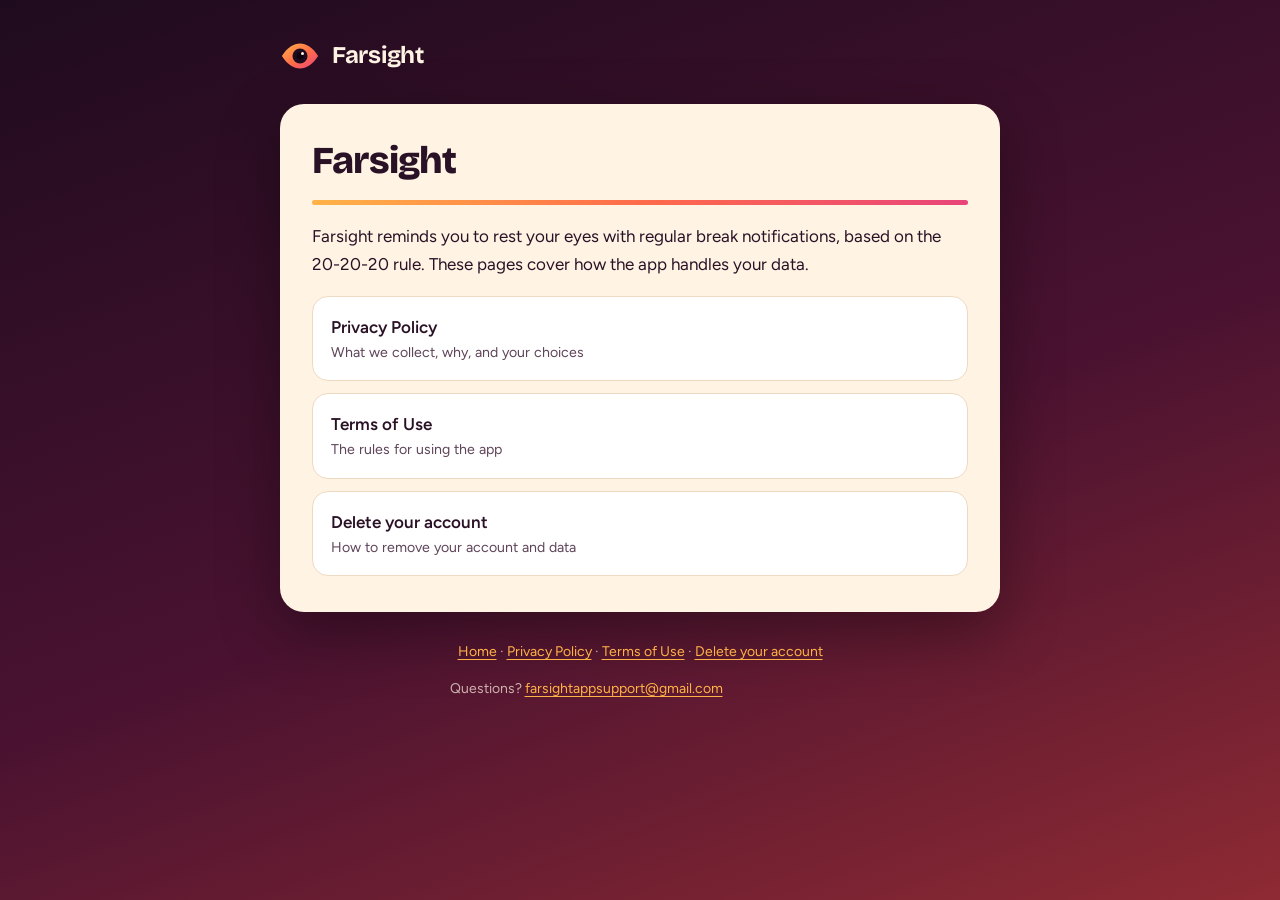
<file: index.html>
<!doctype html>
<html lang="en">
<head>
<meta charset="utf-8">
<meta name="viewport" content="width=device-width, initial-scale=1">
<meta name="google-site-verification" content="-qBv7LnWGDbAYWDzzx6SxfPNx6uu0r7Olfyz1o_JePg" />
<title>Legal – Farsight</title>
<meta name="description" content="Privacy policy, terms of use and account deletion for the Farsight app.">
<link rel="preconnect" href="https://fonts.googleapis.com">
<link rel="preconnect" href="https://fonts.gstatic.com" crossorigin>
<link href="https://fonts.googleapis.com/css2?family=Bricolage+Grotesque:opsz,wght@12..96,700;12..96,800&family=Figtree:wght@400;600&display=swap" rel="stylesheet">
<link rel="stylesheet" href="style.css">
</head>
<body>
<div class="wrap">
<header class="site"><a href="index.html" aria-label="Farsight home">
<svg viewBox="0 0 64 64" aria-hidden="true"><defs><linearGradient id="g" x1="0" y1="0" x2="1" y2="1"><stop offset="0" stop-color="#FFB347"/><stop offset=".55" stop-color="#FF6B4A"/><stop offset="1" stop-color="#E8447A"/></linearGradient></defs><path d="M3 32C12 18 22 12 32 12s20 6 29 20c-9 14-19 20-29 20S12 46 3 32Z" fill="url(#g)"/><circle cx="32" cy="32" r="12" fill="#1F0B1E"/><circle cx="32" cy="32" r="5.5" fill="#0F040E"/><circle cx="36" cy="28" r="2.4" fill="#FFF3E4"/></svg>
<span>Farsight</span></a></header>
<article>
<h1>Farsight</h1>
<div class="bar"></div>
<p>Farsight reminds you to rest your eyes with regular break notifications, based on the 20-20-20 rule. These pages cover how the app handles your data.</p>
<div class="cards">
  <a href="privacy.html">Privacy Policy<small>What we collect, why, and your choices</small></a>
  <a href="terms.html">Terms of Use<small>The rules for using the app</small></a>
  <a href="delete-account.html">Delete your account<small>How to remove your account and data</small></a>
</div>
</article>
<footer>
<a href="index.html">Home</a> · <a href="privacy.html">Privacy Policy</a> · <a href="terms.html">Terms of Use</a> · <a href="delete-account.html">Delete your account</a>
<p>Questions? <a href="mailto:farsightappsupport@gmail.com">farsightappsupport@gmail.com</a></p>
</footer>
</div>
</body>
</html>
</file>
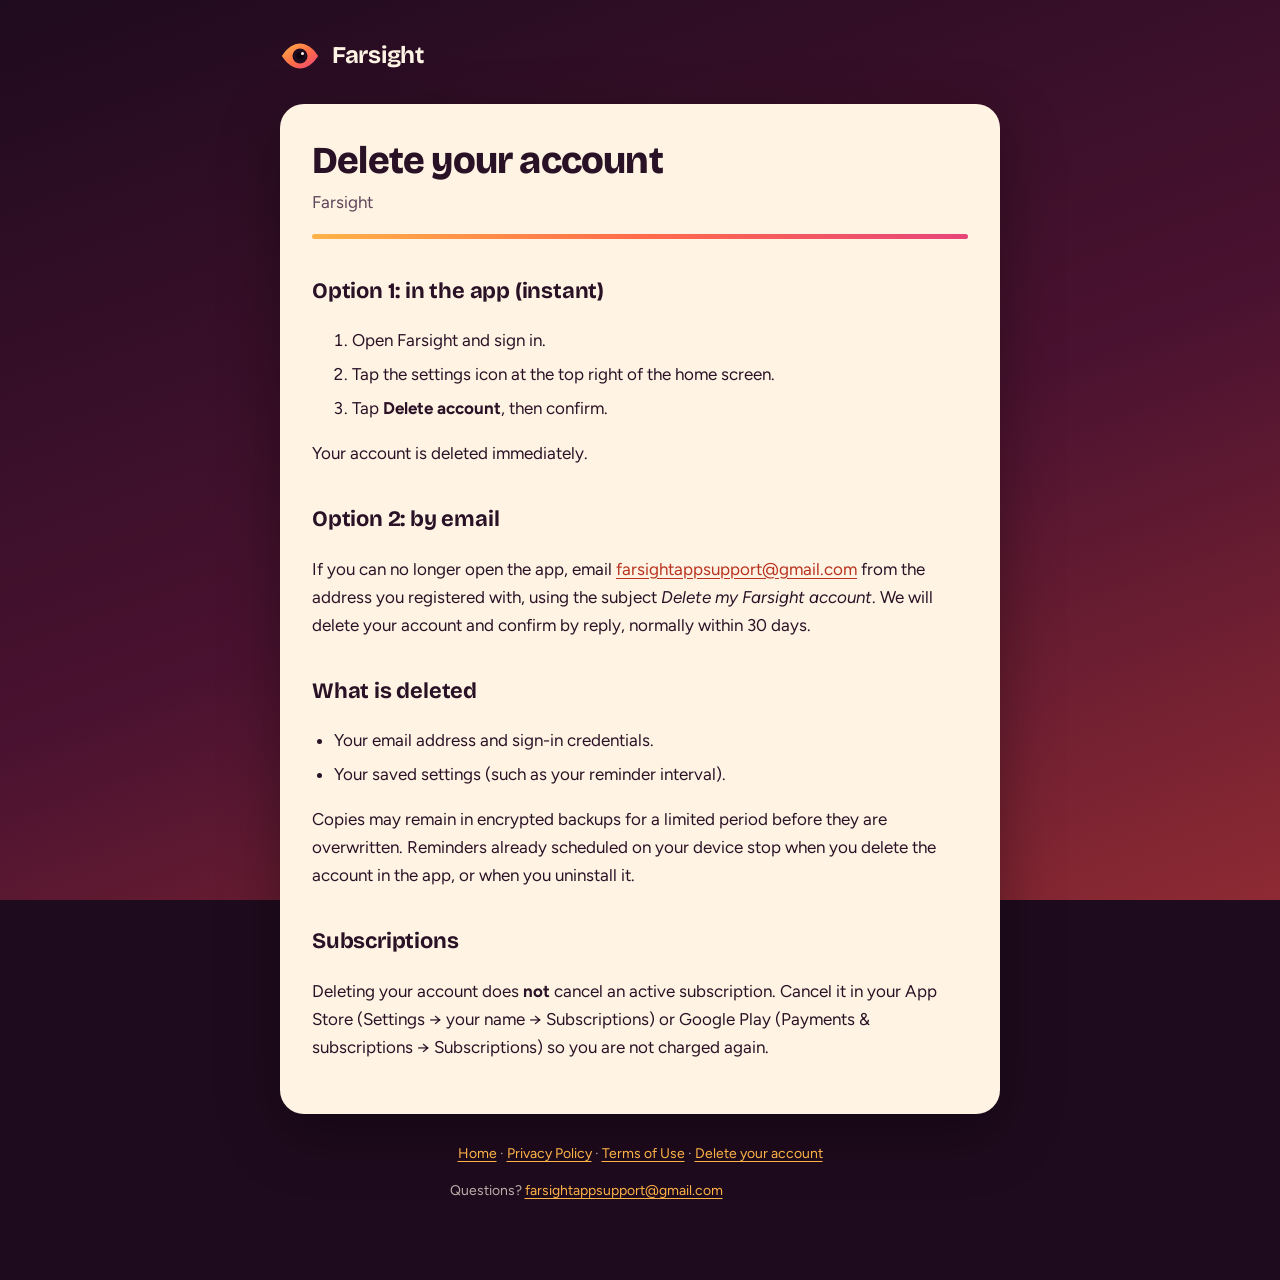
<file: delete-account.html>
<!doctype html>
<html lang="en">
<head>
<meta charset="utf-8">
<meta name="viewport" content="width=device-width, initial-scale=1">
<title>Delete your account – Farsight</title>
<meta name="description" content="How to delete your Farsight account and data.">
<link rel="preconnect" href="https://fonts.googleapis.com">
<link rel="preconnect" href="https://fonts.gstatic.com" crossorigin>
<link href="https://fonts.googleapis.com/css2?family=Bricolage+Grotesque:opsz,wght@12..96,700;12..96,800&family=Figtree:wght@400;600&display=swap" rel="stylesheet">
<link rel="stylesheet" href="style.css">
</head>
<body>
<div class="wrap">
<header class="site"><a href="index.html" aria-label="Farsight home">
<svg viewBox="0 0 64 64" aria-hidden="true"><defs><linearGradient id="g" x1="0" y1="0" x2="1" y2="1"><stop offset="0" stop-color="#FFB347"/><stop offset=".55" stop-color="#FF6B4A"/><stop offset="1" stop-color="#E8447A"/></linearGradient></defs><path d="M3 32C12 18 22 12 32 12s20 6 29 20c-9 14-19 20-29 20S12 46 3 32Z" fill="url(#g)"/><circle cx="32" cy="32" r="12" fill="#1F0B1E"/><circle cx="32" cy="32" r="5.5" fill="#0F040E"/><circle cx="36" cy="28" r="2.4" fill="#FFF3E4"/></svg>
<span>Farsight</span></a></header>
<article>
<h1>Delete your account</h1>
<p class="meta">Farsight</p>
<div class="bar"></div>

<h2>Option 1: in the app (instant)</h2>
<ol>
  <li>Open Farsight and sign in.</li>
  <li>Tap the settings icon at the top right of the home screen.</li>
  <li>Tap <strong>Delete account</strong>, then confirm.</li>
</ol>
<p>Your account is deleted immediately.</p>

<h2>Option 2: by email</h2>
<p>If you can no longer open the app, email <a href="mailto:farsightappsupport@gmail.com?subject=Delete%20my%20Farsight%20account">farsightappsupport@gmail.com</a> from the address you registered with, using the subject <em>Delete my Farsight account</em>. We will delete your account and confirm by reply, normally within 30 days.</p>

<h2>What is deleted</h2>
<ul>
  <li>Your email address and sign-in credentials.</li>
  <li>Your saved settings (such as your reminder interval).</li>
</ul>
<p>Copies may remain in encrypted backups for a limited period before they are overwritten. Reminders already scheduled on your device stop when you delete the account in the app, or when you uninstall it.</p>

<h2>Subscriptions</h2>
<p>Deleting your account does <strong>not</strong> cancel an active subscription. Cancel it in your App Store (Settings → your name → Subscriptions) or Google Play (Payments &amp; subscriptions → Subscriptions) so you are not charged again.</p>
</article>
<footer>
<a href="index.html">Home</a> · <a href="privacy.html">Privacy Policy</a> · <a href="terms.html">Terms of Use</a> · <a href="delete-account.html">Delete your account</a>
<p>Questions? <a href="mailto:farsightappsupport@gmail.com">farsightappsupport@gmail.com</a></p>
</footer>
</div>
</body>
</html>
</file>
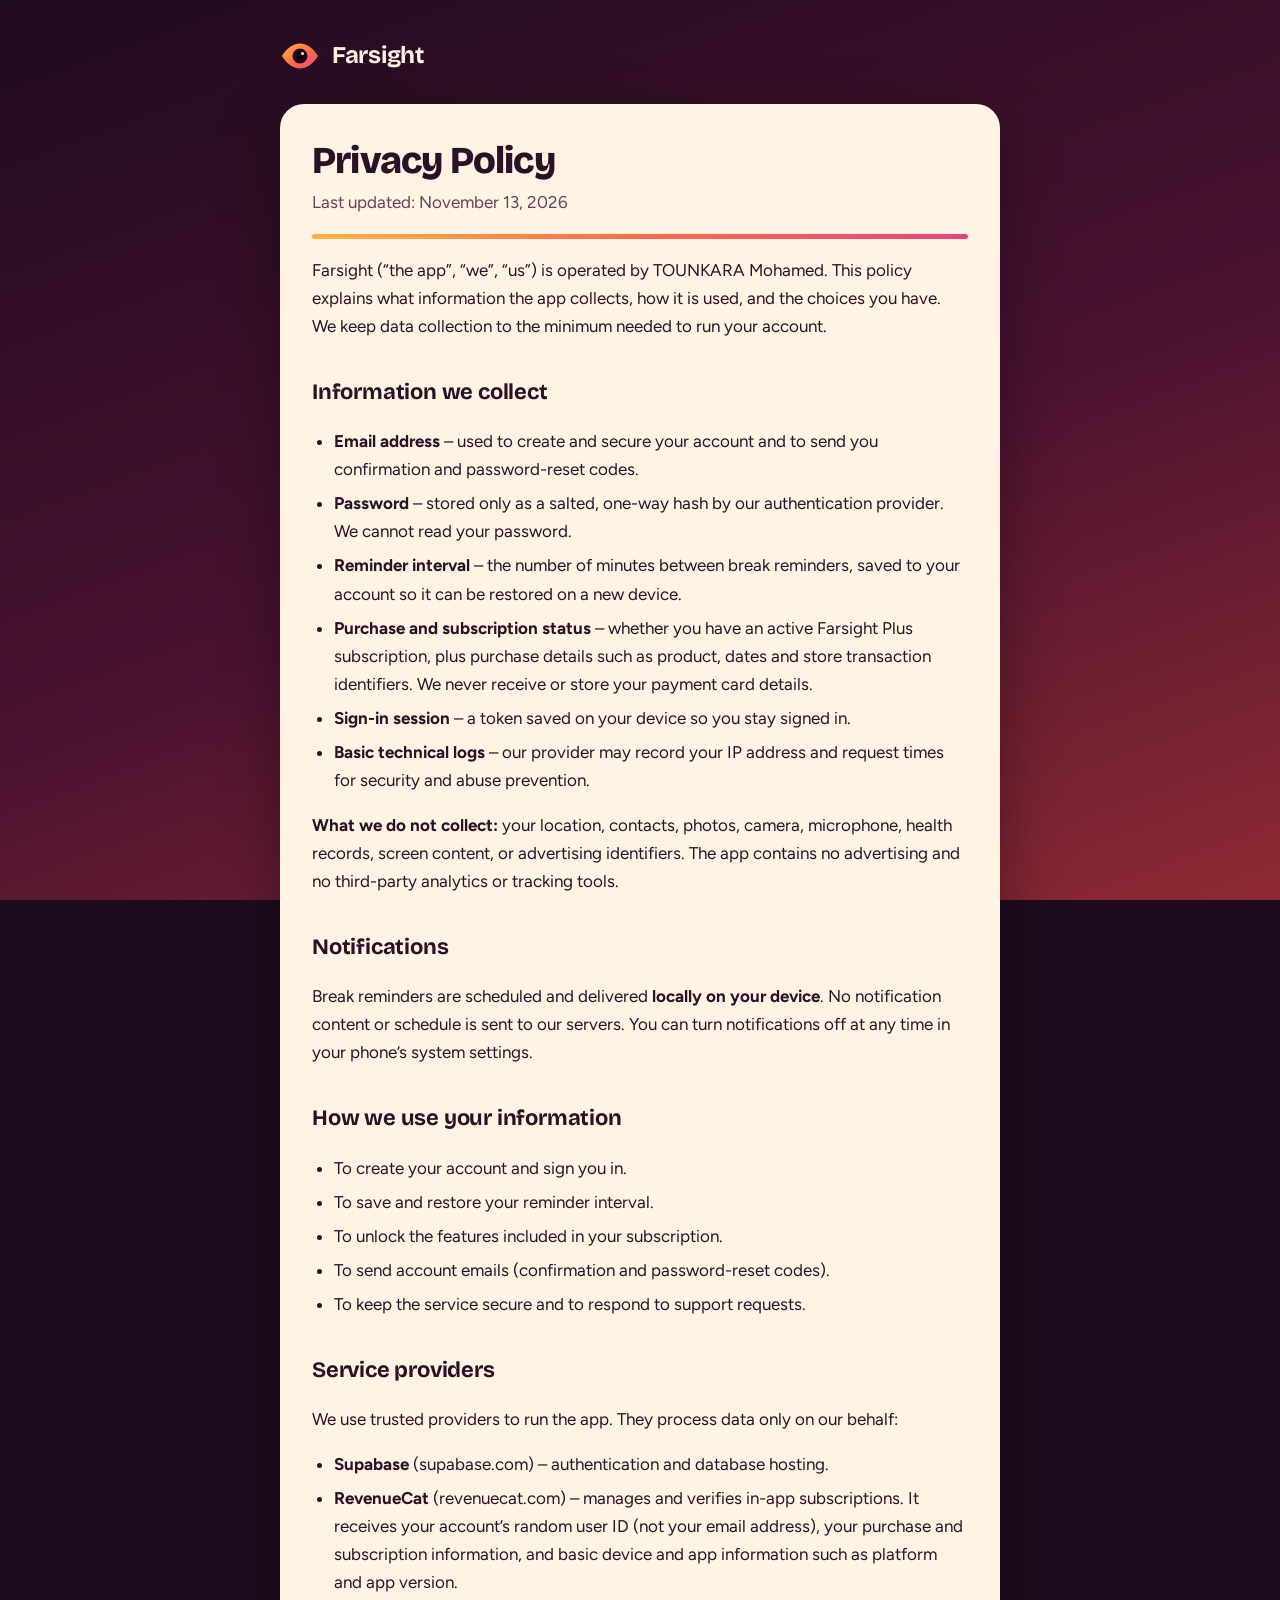
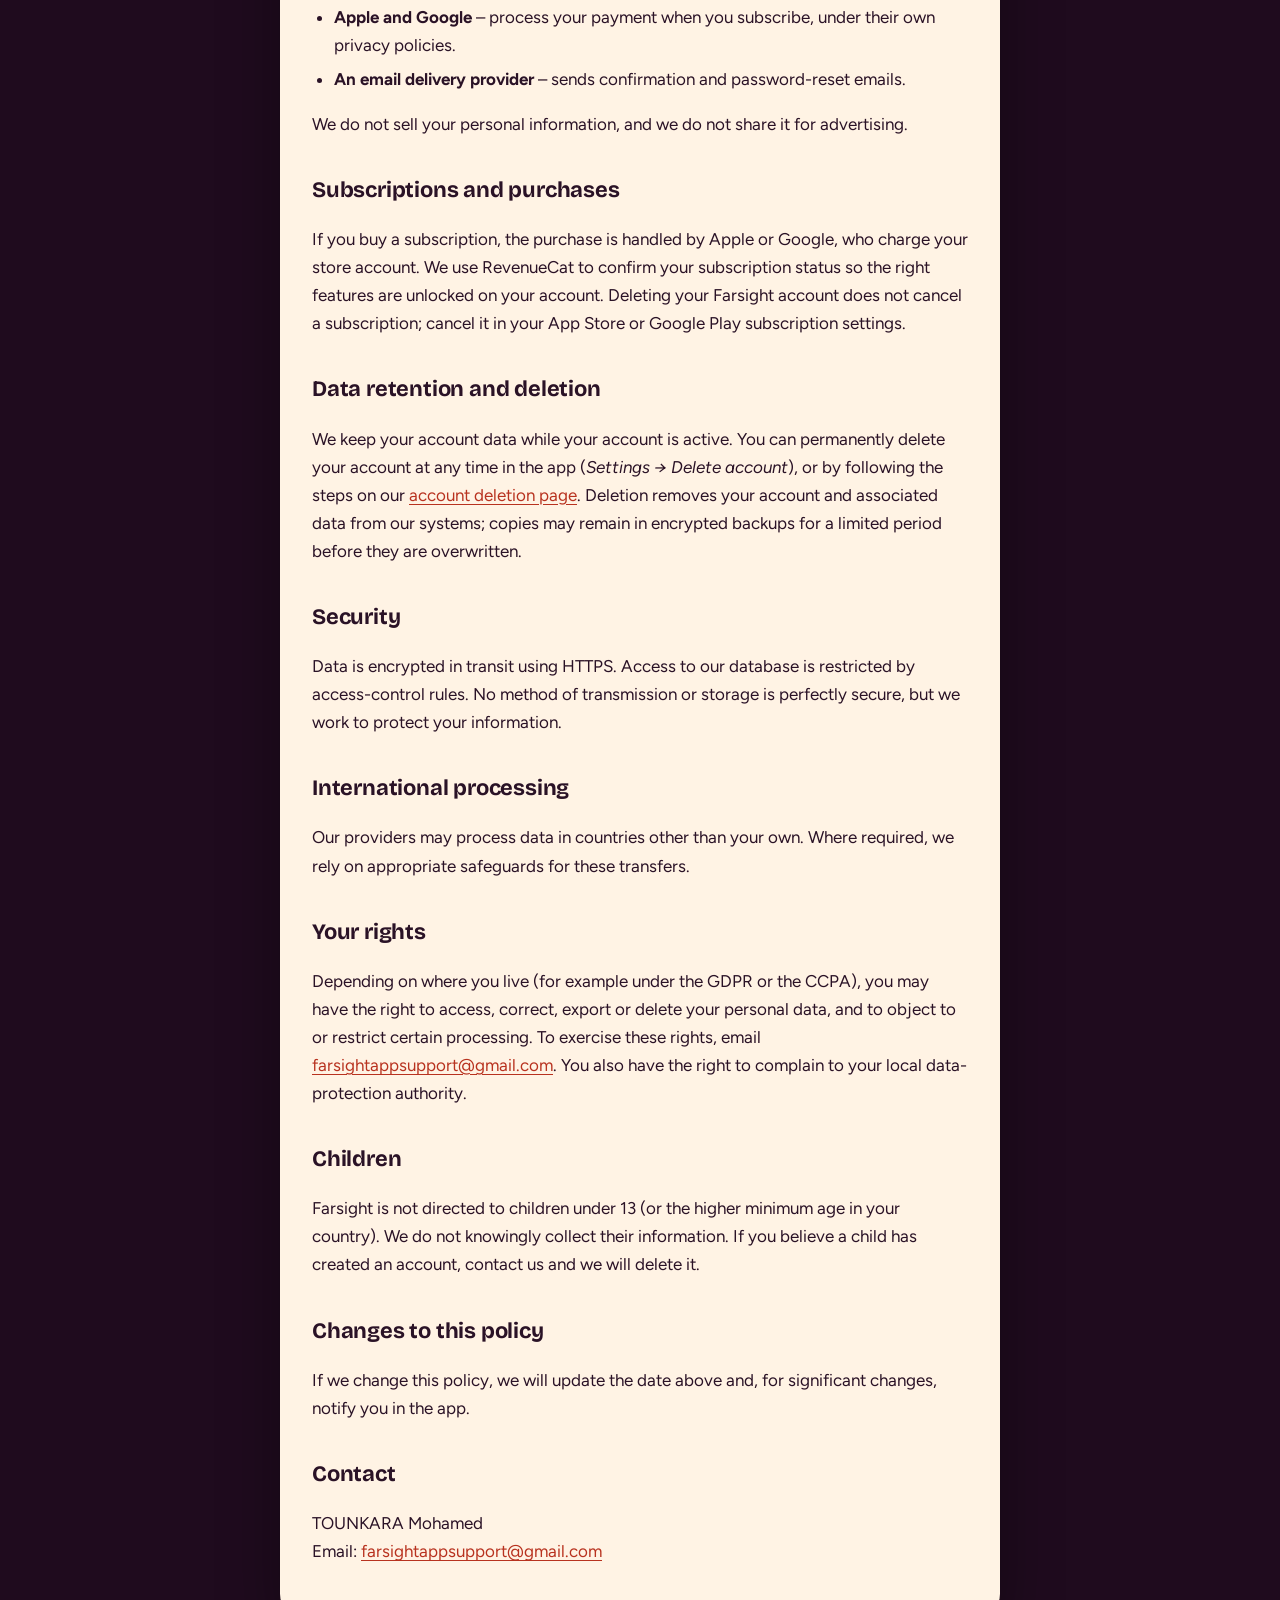
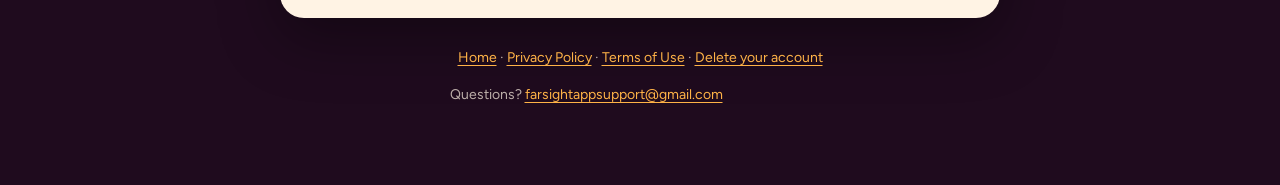
<file: privacy.html>
<!doctype html>
<html lang="en">
<head>
<meta charset="utf-8">
<meta name="viewport" content="width=device-width, initial-scale=1">
<title>Privacy Policy – Farsight</title>
<meta name="description" content="How Farsight collects, uses and protects your information.">
<link rel="preconnect" href="https://fonts.googleapis.com">
<link rel="preconnect" href="https://fonts.gstatic.com" crossorigin>
<link href="https://fonts.googleapis.com/css2?family=Bricolage+Grotesque:opsz,wght@12..96,700;12..96,800&family=Figtree:wght@400;600&display=swap" rel="stylesheet">
<link rel="stylesheet" href="style.css">
</head>
<body>
<div class="wrap">
<header class="site"><a href="index.html" aria-label="Farsight home">
<svg viewBox="0 0 64 64" aria-hidden="true"><defs><linearGradient id="g" x1="0" y1="0" x2="1" y2="1"><stop offset="0" stop-color="#FFB347"/><stop offset=".55" stop-color="#FF6B4A"/><stop offset="1" stop-color="#E8447A"/></linearGradient></defs><path d="M3 32C12 18 22 12 32 12s20 6 29 20c-9 14-19 20-29 20S12 46 3 32Z" fill="url(#g)"/><circle cx="32" cy="32" r="12" fill="#1F0B1E"/><circle cx="32" cy="32" r="5.5" fill="#0F040E"/><circle cx="36" cy="28" r="2.4" fill="#FFF3E4"/></svg>
<span>Farsight</span></a></header>
<article>
<h1>Privacy Policy</h1>
<p class="meta">Last updated: November 13, 2026</p>
<div class="bar"></div>

<p>Farsight (“the app”, “we”, “us”) is operated by TOUNKARA Mohamed. This policy explains what information the app collects, how it is used, and the choices you have. We keep data collection to the minimum needed to run your account.</p>

<h2>Information we collect</h2>
<ul>
  <li><strong>Email address</strong> – used to create and secure your account and to send you confirmation and password-reset codes.</li>
  <li><strong>Password</strong> – stored only as a salted, one-way hash by our authentication provider. We cannot read your password.</li>
  <li><strong>Reminder interval</strong> – the number of minutes between break reminders, saved to your account so it can be restored on a new device.</li>
  <li><strong>Purchase and subscription status</strong> – whether you have an active Farsight Plus subscription, plus purchase details such as product, dates and store transaction identifiers. We never receive or store your payment card details.</li>
  <li><strong>Sign-in session</strong> – a token saved on your device so you stay signed in.</li>
  <li><strong>Basic technical logs</strong> – our provider may record your IP address and request times for security and abuse prevention.</li>
</ul>
<p><strong>What we do not collect:</strong> your location, contacts, photos, camera, microphone, health records, screen content, or advertising identifiers. The app contains no advertising and no third-party analytics or tracking tools.</p>

<h2>Notifications</h2>
<p>Break reminders are scheduled and delivered <strong>locally on your device</strong>. No notification content or schedule is sent to our servers. You can turn notifications off at any time in your phone’s system settings.</p>

<h2>How we use your information</h2>
<ul>
  <li>To create your account and sign you in.</li>
  <li>To save and restore your reminder interval.</li>
  <li>To unlock the features included in your subscription.</li>
  <li>To send account emails (confirmation and password-reset codes).</li>
  <li>To keep the service secure and to respond to support requests.</li>
</ul>

<h2>Service providers</h2>
<p>We use trusted providers to run the app. They process data only on our behalf:</p>
<ul>
  <li><strong>Supabase</strong> (supabase.com) – authentication and database hosting.</li>
  <li><strong>RevenueCat</strong> (revenuecat.com) – manages and verifies in-app subscriptions. It receives your account’s random user ID (not your email address), your purchase and subscription information, and basic device and app information such as platform and app version.</li>
  <li><strong>Apple and Google</strong> – process your payment when you subscribe, under their own privacy policies.</li>
  <li><strong>An email delivery provider</strong> – sends confirmation and password-reset emails.</li>
</ul>
<p>We do not sell your personal information, and we do not share it for advertising.</p>

<h2>Subscriptions and purchases</h2>
<p>If you buy a subscription, the purchase is handled by Apple or Google, who charge your store account. We use RevenueCat to confirm your subscription status so the right features are unlocked on your account. Deleting your Farsight account does not cancel a subscription; cancel it in your App Store or Google Play subscription settings.</p>

<h2>Data retention and deletion</h2>
<p>We keep your account data while your account is active. You can permanently delete your account at any time in the app (<em>Settings → Delete account</em>), or by following the steps on our <a href="delete-account.html">account deletion page</a>. Deletion removes your account and associated data from our systems; copies may remain in encrypted backups for a limited period before they are overwritten.</p>

<h2>Security</h2>
<p>Data is encrypted in transit using HTTPS. Access to our database is restricted by access-control rules. No method of transmission or storage is perfectly secure, but we work to protect your information.</p>

<h2>International processing</h2>
<p>Our providers may process data in countries other than your own. Where required, we rely on appropriate safeguards for these transfers.</p>

<h2>Your rights</h2>
<p>Depending on where you live (for example under the GDPR or the CCPA), you may have the right to access, correct, export or delete your personal data, and to object to or restrict certain processing. To exercise these rights, email <a href="mailto:farsightappsupport@gmail.com">farsightappsupport@gmail.com</a>. You also have the right to complain to your local data-protection authority.</p>

<h2>Children</h2>
<p>Farsight is not directed to children under 13 (or the higher minimum age in your country). We do not knowingly collect their information. If you believe a child has created an account, contact us and we will delete it.</p>

<h2>Changes to this policy</h2>
<p>If we change this policy, we will update the date above and, for significant changes, notify you in the app.</p>

<h2>Contact</h2>
<p>TOUNKARA Mohamed<br>Email: <a href="mailto:farsightappsupport@gmail.com">farsightappsupport@gmail.com</a></p>
</article>
<footer>
<a href="index.html">Home</a> · <a href="privacy.html">Privacy Policy</a> · <a href="terms.html">Terms of Use</a> · <a href="delete-account.html">Delete your account</a>
<p>Questions? <a href="mailto:farsightappsupport@gmail.com">farsightappsupport@gmail.com</a></p>
</footer>
</div>
</body>
</html>
</file>
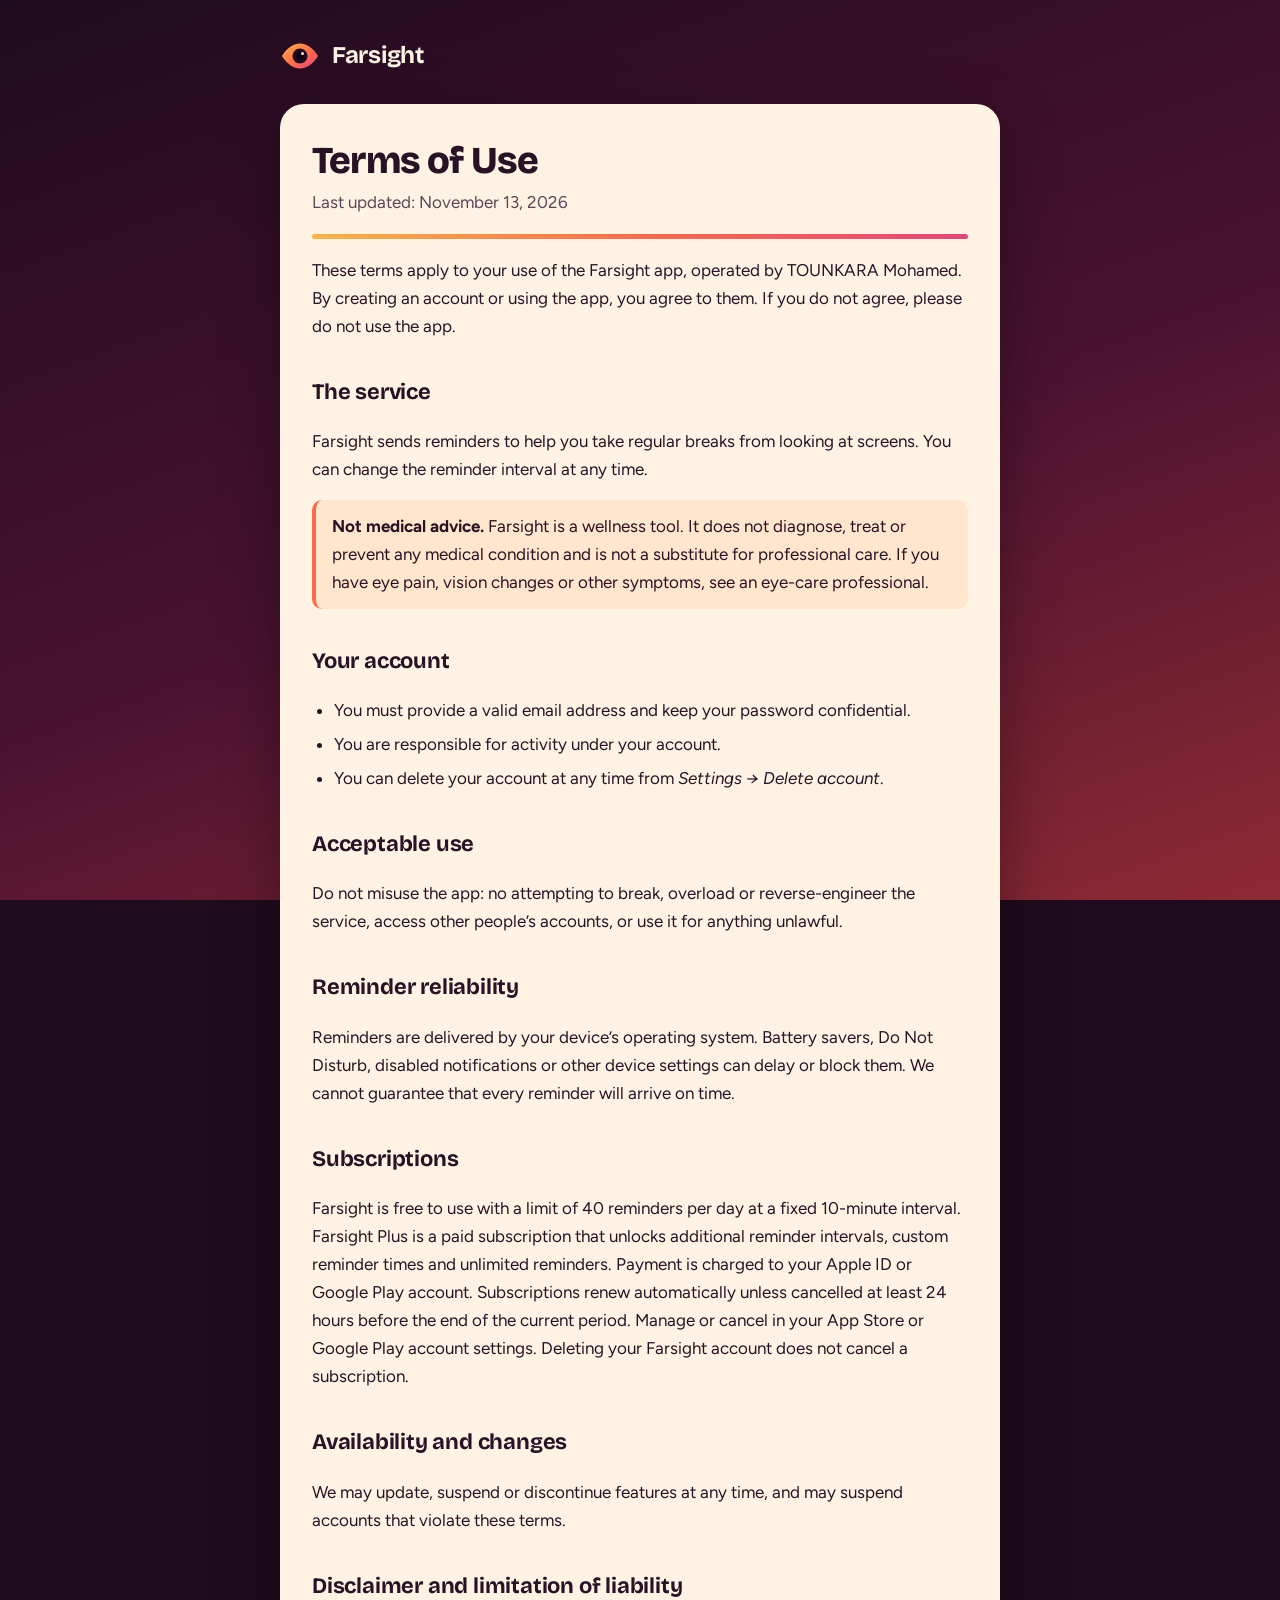
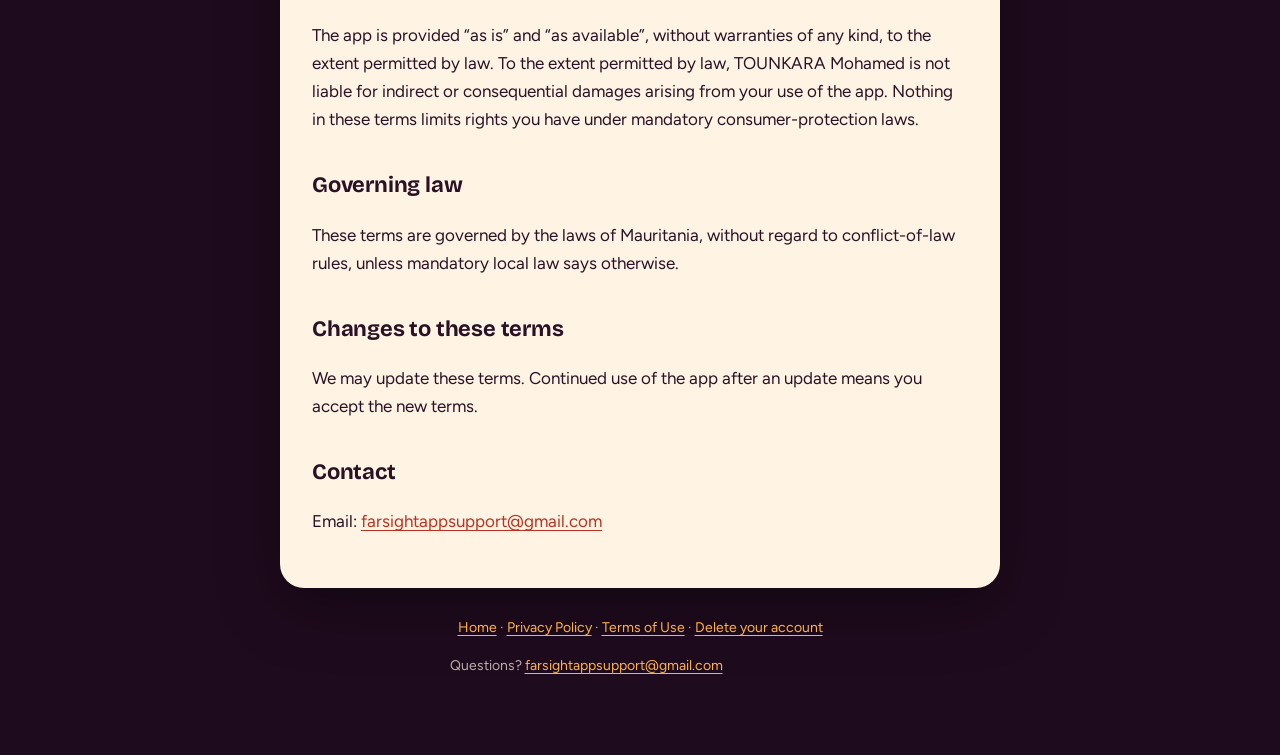
<file: terms.html>
<!doctype html>
<html lang="en">
<head>
<meta charset="utf-8">
<meta name="viewport" content="width=device-width, initial-scale=1">
<title>Terms of Use – Farsight</title>
<meta name="description" content="The terms that apply when you use the Farsight app.">
<link rel="preconnect" href="https://fonts.googleapis.com">
<link rel="preconnect" href="https://fonts.gstatic.com" crossorigin>
<link href="https://fonts.googleapis.com/css2?family=Bricolage+Grotesque:opsz,wght@12..96,700;12..96,800&family=Figtree:wght@400;600&display=swap" rel="stylesheet">
<link rel="stylesheet" href="style.css">
</head>
<body>
<div class="wrap">
<header class="site"><a href="index.html" aria-label="Farsight home">
<svg viewBox="0 0 64 64" aria-hidden="true"><defs><linearGradient id="g" x1="0" y1="0" x2="1" y2="1"><stop offset="0" stop-color="#FFB347"/><stop offset=".55" stop-color="#FF6B4A"/><stop offset="1" stop-color="#E8447A"/></linearGradient></defs><path d="M3 32C12 18 22 12 32 12s20 6 29 20c-9 14-19 20-29 20S12 46 3 32Z" fill="url(#g)"/><circle cx="32" cy="32" r="12" fill="#1F0B1E"/><circle cx="32" cy="32" r="5.5" fill="#0F040E"/><circle cx="36" cy="28" r="2.4" fill="#FFF3E4"/></svg>
<span>Farsight</span></a></header>
<article>
<h1>Terms of Use</h1>
<p class="meta">Last updated: November 13, 2026</p>
<div class="bar"></div>

<p>These terms apply to your use of the Farsight app, operated by TOUNKARA Mohamed. By creating an account or using the app, you agree to them. If you do not agree, please do not use the app.</p>

<h2>The service</h2>
<p>Farsight sends reminders to help you take regular breaks from looking at screens. You can change the reminder interval at any time.</p>

<div class="note"><strong>Not medical advice.</strong> Farsight is a wellness tool. It does not diagnose, treat or prevent any medical condition and is not a substitute for professional care. If you have eye pain, vision changes or other symptoms, see an eye-care professional.</div>

<h2>Your account</h2>
<ul>
  <li>You must provide a valid email address and keep your password confidential.</li>
  <li>You are responsible for activity under your account.</li>
  <li>You can delete your account at any time from <em>Settings → Delete account</em>.</li>
</ul>

<h2>Acceptable use</h2>
<p>Do not misuse the app: no attempting to break, overload or reverse-engineer the service, access other people’s accounts, or use it for anything unlawful.</p>

<h2>Reminder reliability</h2>
<p>Reminders are delivered by your device’s operating system. Battery savers, Do Not Disturb, disabled notifications or other device settings can delay or block them. We cannot guarantee that every reminder will arrive on time.</p>

<h2>Subscriptions</h2>
<p>Farsight is free to use with a limit of 40 reminders per day at a fixed 10-minute interval. Farsight Plus is a paid subscription that unlocks additional reminder intervals, custom reminder times and unlimited reminders. Payment is charged to your Apple ID or Google Play account. Subscriptions renew automatically unless cancelled at least 24 hours before the end of the current period. Manage or cancel in your App Store or Google Play account settings. Deleting your Farsight account does not cancel a subscription.</p>

<h2>Availability and changes</h2>
<p>We may update, suspend or discontinue features at any time, and may suspend accounts that violate these terms.</p>

<h2>Disclaimer and limitation of liability</h2>
<p>The app is provided “as is” and “as available”, without warranties of any kind, to the extent permitted by law. To the extent permitted by law, TOUNKARA Mohamed is not liable for indirect or consequential damages arising from your use of the app. Nothing in these terms limits rights you have under mandatory consumer-protection laws.</p>

<h2>Governing law</h2>
<p>These terms are governed by the laws of Mauritania, without regard to conflict-of-law rules, unless mandatory local law says otherwise.</p>

<h2>Changes to these terms</h2>
<p>We may update these terms. Continued use of the app after an update means you accept the new terms.</p>

<h2>Contact</h2>
<p>Email: <a href="mailto:farsightappsupport@gmail.com">farsightappsupport@gmail.com</a></p>
</article>
<footer>
<a href="index.html">Home</a> · <a href="privacy.html">Privacy Policy</a> · <a href="terms.html">Terms of Use</a> · <a href="delete-account.html">Delete your account</a>
<p>Questions? <a href="mailto:farsightappsupport@gmail.com">farsightappsupport@gmail.com</a></p>
</footer>
</div>
</body>
</html>
</file>
<file: style.css>
:root {
  --plum: #1F0B1E; --wine: #4A1230; --garnet: #8E2A33;
  --amber: #FFB347; --coral: #FF6B4A; --rose: #E8447A;
  --cream: #FFF3E4; --ink: #2A1226; --ink-dim: #5E4458;
}
* { box-sizing: border-box; }
html { -webkit-text-size-adjust: 100%; }
body {
  margin: 0; min-height: 100vh;
  font-family: "Figtree", system-ui, -apple-system, "Segoe UI", Roboto, sans-serif;
  font-size: 17px; line-height: 1.65; color: var(--ink);
  background: var(--plum) linear-gradient(160deg, var(--plum) 0%, var(--wine) 55%, var(--garnet) 100%) fixed;
}
.wrap { max-width: 760px; margin: 0 auto; padding: 28px 20px 64px; }
header.site { display: flex; align-items: center; gap: 12px; padding: 8px 0 28px; }
header.site a { display: flex; align-items: center; gap: 12px; color: var(--cream); text-decoration: none; }
header.site svg { width: 40px; height: 40px; }
header.site span { font-family: "Bricolage Grotesque", sans-serif; font-weight: 700; font-size: 24px; letter-spacing: -0.3px; }
article {
  background: var(--cream); border-radius: 24px; padding: 36px 32px;
  box-shadow: 0 20px 60px rgba(0,0,0,.35);
}
h1 { font-family: "Bricolage Grotesque", sans-serif; font-weight: 800; font-size: 38px; line-height: 1.1; letter-spacing: -0.8px; margin: 0 0 6px; }
h2 { font-family: "Bricolage Grotesque", sans-serif; font-weight: 700; font-size: 22px; margin: 34px 0 8px; letter-spacing: -0.2px; }
p, li { max-width: 68ch; }
ul { padding-left: 22px; }
li { margin: 6px 0; }
.meta { color: var(--ink-dim); margin: 0 0 18px; }
a { color: #B8321F; text-underline-offset: 3px; }
.bar { height: 5px; border-radius: 3px; background: linear-gradient(90deg, var(--amber), var(--coral), var(--rose)); margin: 18px 0 8px; }
.note { background: #FFE6CC; border-left: 4px solid var(--coral); padding: 12px 16px; border-radius: 10px; }
.cards { display: grid; gap: 12px; margin-top: 18px; }
.cards a { display: block; padding: 16px 18px; border-radius: 16px; background: #fff; text-decoration: none; color: var(--ink); border: 1px solid #F0D9C2; font-weight: 600; }
.cards a small { display: block; font-weight: 400; color: var(--ink-dim); }
footer { text-align: center; color: rgba(255,243,228,.7); font-size: 14px; margin-top: 28px; }
footer a { color: var(--amber); }
@media (max-width: 520px) { article { padding: 26px 20px; border-radius: 20px; } h1 { font-size: 32px; } }
</file>
